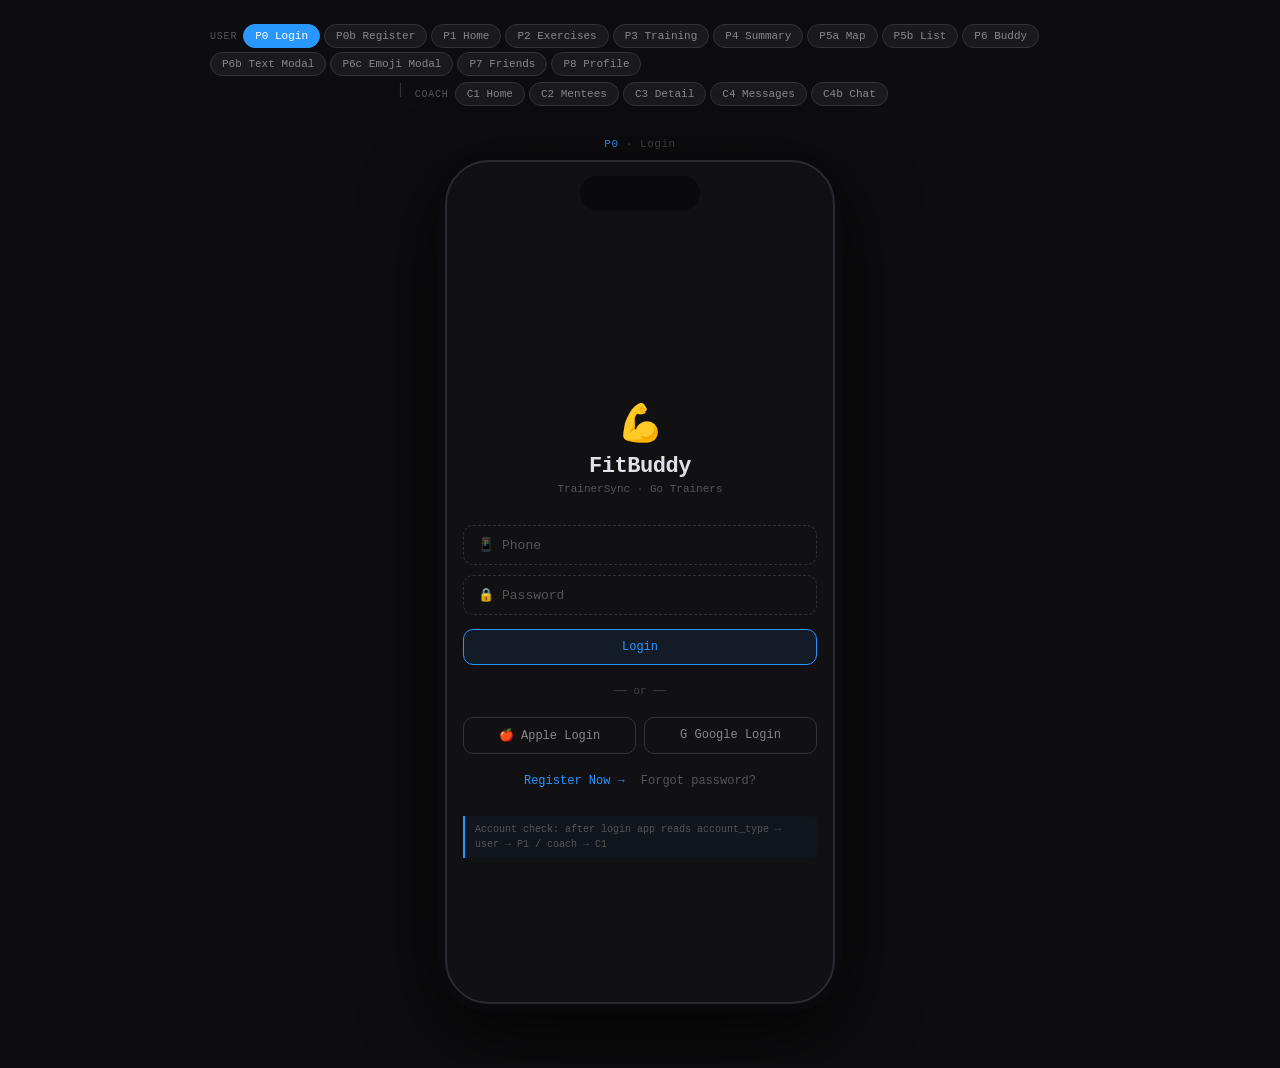
<file: assets/lowfi/LowFi-wireframe.html>
<!DOCTYPE html>
<html lang="en">
<head>
<meta charset="UTF-8">
<meta name="viewport" content="width=device-width, initial-scale=1.0">
<title>TrainerSync · Wireframes v2</title>
<style>
*{box-sizing:border-box;margin:0;padding:0}
body{font-family:'SF Mono','Fira Code',Consolas,monospace;background:#0d0d0f;color:#c8c8d0;min-height:100vh;padding:24px 16px 60px}

/* ── PAGE SWITCHER ─────────────────────────────────────── */
.switcher{display:flex;flex-wrap:wrap;gap:6px;justify-content:center;margin-bottom:32px;max-width:860px;margin-left:auto;margin-right:auto}
.sw-group{display:flex;flex-wrap:wrap;gap:4px;align-items:center}
.sw-label{font-size:10px;color:#555;margin-right:2px;text-transform:uppercase;letter-spacing:.08em}
.sw-btn{font-family:inherit;font-size:11px;padding:5px 11px;border-radius:20px;border:1px solid #333;background:#1a1a1e;color:#888;cursor:pointer;transition:all .15s}
.sw-btn:hover{border-color:#555;color:#bbb}
.sw-btn.active{background:#2997ff;border-color:#2997ff;color:#fff}
.sw-btn.coach-btn.active{background:#bf5af2;border-color:#bf5af2}
.sep{color:#333;margin:0 4px;font-size:14px}

/* ── PHONE FRAME ───────────────────────────────────────── */
.stage{display:flex;justify-content:center}
.phone{width:390px;min-height:844px;background:#111114;border:2px solid #2a2a30;border-radius:44px;overflow:hidden;position:relative;box-shadow:0 0 0 8px #0a0a0d,0 24px 80px rgba(0,0,0,.8);display:flex;flex-direction:column}
/* dynamic island */
.island{width:120px;height:34px;background:#0a0a0d;border-radius:22px;margin:14px auto 0;flex-shrink:0}

/* ── SCREEN ────────────────────────────────────────────── */
.screen{flex:1;overflow-y:auto;overflow-x:hidden;display:flex;flex-direction:column;padding-bottom:0}
.screen::-webkit-scrollbar{width:0}

/* page visibility */
.page{display:none;flex-direction:column;flex:1}
.page.active{display:flex}

/* ── SHARED COMPONENTS ─────────────────────────────────── */

/* status bar */
.sbar{display:flex;justify-content:space-between;align-items:center;padding:8px 20px 4px;font-size:10px;color:#555;flex-shrink:0}

/* header bar */
.hbar{display:flex;align-items:center;justify-content:space-between;padding:10px 20px;border-bottom:1px solid #1e1e24;flex-shrink:0}
.hbar-title{font-size:15px;font-weight:600;color:#e0e0e8}
.hbar-back{font-size:12px;color:#2997ff;cursor:pointer}
.hbar-actions{display:flex;gap:10px;align-items:center}
.hbar-icon{font-size:16px;cursor:pointer;position:relative}
.badge{position:absolute;top:-4px;right:-4px;background:#ff453a;color:#fff;font-size:8px;border-radius:8px;padding:1px 4px;font-weight:700}

/* content scroll area */
.content{flex:1;overflow-y:auto;padding:12px 16px;display:flex;flex-direction:column;gap:10px}
.content::-webkit-scrollbar{width:0}

/* bottom nav */
.bnav{display:flex;border-top:1px solid #1e1e24;flex-shrink:0;padding-bottom:20px}
.bnav-item{flex:1;display:flex;flex-direction:column;align-items:center;padding:10px 4px 4px;font-size:9px;color:#555;cursor:pointer;gap:3px;transition:color .15s}
.bnav-item .icon{font-size:20px}
.bnav-item.active{color:#2997ff}
.bnav-item.active.coach{color:#bf5af2}

/* cards */
.wcard{background:#1a1a1e;border:1px solid #242428;border-radius:14px;padding:14px}
.wcard-title{font-size:11px;font-weight:600;color:#888;text-transform:uppercase;letter-spacing:.06em;margin-bottom:10px}

/* rows */
.row{display:flex;align-items:center;gap:8px}
.row-between{display:flex;align-items:center;justify-content:space-between}

/* wireframe input */
.w-input{border:1px dashed #333;border-radius:10px;padding:11px 14px;font-size:13px;color:#555;display:flex;align-items:center;gap:8px}

/* wireframe button */
.w-btn{border:1px solid #333;border-radius:10px;padding:10px 14px;font-size:12px;text-align:center;cursor:pointer;color:#888}
.w-btn.primary{border-color:#2997ff;color:#2997ff;background:rgba(41,151,255,.08)}
.w-btn.success{border-color:#30d158;color:#30d158;background:rgba(48,209,88,.08)}
.w-btn.warn{border-color:#ff9f0a;color:#ff9f0a;background:rgba(255,159,10,.08)}
.w-btn.purple{border-color:#bf5af2;color:#bf5af2;background:rgba(191,90,242,.08)}
.w-btn.sm{padding:6px 10px;font-size:11px;border-radius:8px}
.w-btn.full{width:100%}
.btn-row{display:flex;gap:8px}
.btn-row .w-btn{flex:1}

/* image placeholder */
.img-ph{background:#1e1e24;border:1px dashed #2a2a32;border-radius:10px;display:flex;align-items:center;justify-content:center;color:#3a3a44;font-size:11px;flex-shrink:0}

/* chips */
.chips{display:flex;flex-wrap:wrap;gap:6px}
.chip{border:1px solid #2e2e36;border-radius:20px;padding:4px 12px;font-size:11px;color:#666;white-space:nowrap}
.chip.on{color:#2997ff;border-color:#2997ff;background:rgba(41,151,255,.1)}
.chip.muscle{color:#2997ff;border-color:rgba(41,151,255,.4)}
.chip.equip{color:#ff9f0a;border-color:rgba(255,159,10,.4)}
.chip.move{color:#30d158;border-color:rgba(48,209,88,.4)}
.chip.level{color:#bf5af2;border-color:rgba(191,90,242,.4)}

/* list item */
.list-item{background:#1a1a1e;border:1px solid #242428;border-radius:12px;padding:12px}

/* user avatar */
.avatar{width:38px;height:38px;border-radius:50%;background:#2a2a32;display:flex;align-items:center;justify-content:center;font-size:18px;flex-shrink:0}
.avatar.lg{width:56px;height:56px;font-size:26px}

/* hr zone dots */
.zone-dot{width:8px;height:8px;border-radius:50%;display:inline-block;margin-right:3px}
.z-blue{background:#2997ff}
.z-green{background:#30d158}
.z-red{background:#ff453a}

/* kpi grid */
.kpi-grid{display:grid;grid-template-columns:1fr 1fr;gap:8px}
.kpi-box{background:#111116;border-radius:10px;padding:12px;display:flex;flex-direction:column;gap:4px}
.kpi-label{font-size:10px;color:#555}
.kpi-val{font-size:18px;font-weight:600;color:#e0e0e8}

/* hr ring wireframe */
.hr-ring-wrap{display:flex;align-items:center;gap:12px}
.hr-ring{width:74px;height:74px;border-radius:50%;border:6px solid #242428;display:flex;align-items:center;justify-content:center;flex-shrink:0;position:relative}
.hr-ring::before{content:'';position:absolute;inset:-6px;border-radius:50%;border:6px solid transparent;border-top-color:#30d158;border-right-color:#30d158}
.hr-num{font-size:18px;font-weight:700;color:#30d158}

/* mini chart */
.mini-chart{border:1px dashed #2a2a32;border-radius:8px;height:50px;display:flex;align-items:center;justify-content:center;font-size:10px;color:#3a3a44}

/* set dots */
.set-dots{display:flex;gap:6px;align-items:center}
.sdot{width:12px;height:12px;border-radius:50%;background:#2a2a32;border:1.5px solid #3a3a44}
.sdot.done{background:#30d158;border-color:#30d158}
.sdot.cur{background:transparent;border:2px solid #30d158;box-shadow:0 0 6px rgba(48,209,88,.5)}

/* circle timer wireframe */
.c-timer{width:80px;height:80px;border-radius:50%;border:5px solid #2a2a32;display:flex;align-items:center;justify-content:center;font-size:11px;color:#888;flex-shrink:0;position:relative}
.c-timer::before{content:'';position:absolute;inset:-5px;border-radius:50%;border:5px solid transparent;border-top-color:#2997ff;border-right-color:#2997ff;transform:rotate(45deg)}

/* interaction btns */
.int-btns{display:flex;gap:6px}
.int-btn{width:32px;height:32px;border-radius:50%;border:1px solid #2e2e36;display:flex;align-items:center;justify-content:center;font-size:14px;cursor:pointer}

/* map placeholder */
.map-ph{background:#111116;border:1px dashed #2a2a32;border-radius:12px;height:180px;position:relative;display:flex;align-items:center;justify-content:center;overflow:hidden}
.map-pin{position:absolute;font-size:14px}
.map-legend{display:flex;gap:8px;flex-wrap:wrap;padding:8px;font-size:10px;color:#555}

/* tab switcher (in-page) */
.tab-row{display:flex;background:#111116;border-radius:10px;padding:3px;gap:2px;margin-bottom:8px}
.tab-pill{flex:1;text-align:center;padding:7px;border-radius:8px;font-size:11px;color:#555;cursor:pointer}
.tab-pill.active{background:#1e1e28;color:#e0e0e8}

/* annotation */
.annot{border-left:2px solid #2997ff;padding:6px 10px;font-size:10px;color:#555;line-height:1.5;border-radius:0 6px 6px 0;background:rgba(41,151,255,.04)}
.annot.green{border-left-color:#30d158;background:rgba(48,209,88,.04)}
.annot.orange{border-left-color:#ff9f0a;background:rgba(255,159,10,.04)}

/* divider */
.divider{height:1px;background:#1e1e24;margin:2px 0}

/* muted text */
.muted{font-size:11px;color:#555}
.label-sm{font-size:10px;color:#555;margin-bottom:4px}
.t-green{color:#30d158}
.t-blue{color:#2997ff}
.t-red{color:#ff453a}
.t-orange{color:#ff9f0a}
.t-purple{color:#bf5af2}
.fw6{font-weight:600}
.fs13{font-size:13px}
.fs12{font-size:12px}
.fs11{font-size:11px}

/* breadcrumb annotation above phone */
.page-label{text-align:center;margin-bottom:10px;font-size:11px;color:#444;letter-spacing:.05em}
.page-label span{color:#2997ff}

/* training header (no nav) */
.train-hbar{padding:10px 16px;border-bottom:1px solid #1e1e24;flex-shrink:0}
.train-hbar-top{display:flex;align-items:center;justify-content:space-between;margin-bottom:2px}
.train-hbar-sub{font-size:11px;color:#555;display:flex;gap:8px}

/* emoji grid */
.emoji-grid{display:grid;grid-template-columns:repeat(5,1fr);gap:6px}
.emoji-cell{border:1px solid #2a2a32;border-radius:8px;height:40px;display:flex;align-items:center;justify-content:center;font-size:18px;cursor:pointer}

/* modal overlay */
.modal-overlay{position:relative;background:rgba(0,0,0,.7);border-radius:12px;padding:12px;margin:-2px}
.modal-box{background:#1a1a1e;border:1px solid #2e2e36;border-radius:16px;padding:16px}

/* chat bubbles */
.bubble-right{background:#2997ff;color:#fff;border-radius:14px 14px 4px 14px;padding:9px 13px;font-size:12px;align-self:flex-end;max-width:220px}
.bubble-left{background:#1e1e28;border:1px solid #2a2a32;border-radius:14px 14px 14px 4px;padding:9px 13px;font-size:12px;max-width:220px}
.bubble-time{font-size:9px;color:#444;margin-top:3px}

/* slider wireframe */
.w-slider{display:flex;align-items:center;gap:8px;font-size:10px;color:#555}
.slider-track{flex:1;height:4px;background:#2a2a32;border-radius:2px;position:relative}
.slider-thumb{position:absolute;top:-5px;left:55%;width:14px;height:14px;border-radius:50%;background:#2997ff;border:2px solid #111}

/* coach accent */
.coach-accent{color:#bf5af2}

/* progress bar */
.prog-bar{height:4px;background:#1e1e24;border-radius:2px;overflow:hidden;margin-top:4px}
.prog-fill{height:100%;background:#2997ff;border-radius:2px}
</style>
</head>
<body>

<!-- ══════════════════════════════════════════════════════════
     PAGE SWITCHER
══════════════════════════════════════════════════════════ -->
<div class="switcher">
  <div class="sw-group">
    <span class="sw-label">User</span>
    <button class="sw-btn active" onclick="go('p0')">P0 Login</button>
    <button class="sw-btn" onclick="go('p0b')">P0b Register</button>
    <button class="sw-btn" onclick="go('p1')">P1 Home</button>
    <button class="sw-btn" onclick="go('p2')">P2 Exercises</button>
    <button class="sw-btn" onclick="go('p3')">P3 Training</button>
    <button class="sw-btn" onclick="go('p4')">P4 Summary</button>
    <button class="sw-btn" onclick="go('p5a')">P5a Map</button>
    <button class="sw-btn" onclick="go('p5b')">P5b List</button>
    <button class="sw-btn" onclick="go('p6')">P6 Buddy</button>
    <button class="sw-btn" onclick="go('p6b')">P6b Text Modal</button>
    <button class="sw-btn" onclick="go('p6c')">P6c Emoji Modal</button>
    <button class="sw-btn" onclick="go('p7')">P7 Friends</button>
    <button class="sw-btn" onclick="go('p8')">P8 Profile</button>
  </div>
  <span class="sep">|</span>
  <div class="sw-group">
    <span class="sw-label">Coach</span>
    <button class="sw-btn coach-btn" onclick="go('c1')">C1 Home</button>
    <button class="sw-btn coach-btn" onclick="go('c2')">C2 Mentees</button>
    <button class="sw-btn coach-btn" onclick="go('c3')">C3 Detail</button>
    <button class="sw-btn coach-btn" onclick="go('c4')">C4 Messages</button>
    <button class="sw-btn coach-btn" onclick="go('c4b')">C4b Chat</button>
  </div>
</div>

<!-- ══════════════════════════════════════════════════════════
     PHONE FRAME
══════════════════════════════════════════════════════════ -->
<div class="page-label" id="pageLabel"><span>P0</span> · Login</div>
<div class="stage">
<div class="phone">
  <div class="island"></div>
  <div class="screen" id="screen">

    <!-- ═══ P0 · LOGIN ═══════════════════════════════════════ -->
    <div class="page active" id="p0">
      <div class="content" style="justify-content:center;flex:1;gap:20px;padding-top:40px">
        <div style="text-align:center;padding:20px 0 10px">
          <div style="font-size:36px;margin-bottom:8px">💪</div>
          <div style="font-size:22px;font-weight:700;color:#e0e0e8;letter-spacing:-.02em">FitBuddy</div>
          <div class="muted" style="margin-top:4px">TrainerSync · Go Trainers</div>
        </div>

        <div style="display:flex;flex-direction:column;gap:10px">
          <div class="w-input"><span>📱</span> Phone</div>
          <div class="w-input"><span>🔒</span> Password</div>
          <div class="w-btn primary full" style="margin-top:4px">Login</div>
        </div>

        <div style="text-align:center;font-size:11px;color:#444">── or ──</div>

        <div class="btn-row">
          <div class="w-btn full">🍎 Apple Login</div>
          <div class="w-btn full">G Google Login</div>
        </div>

        <div style="text-align:center;font-size:12px;color:#555;display:flex;gap:16px;justify-content:center">
          <span class="t-blue">Register Now →</span>
          <span>Forgot password?</span>
        </div>

        <div class="annot" style="margin-top:8px">Account check: after login app reads account_type → user → P1 / coach → C1</div>
      </div>
    </div>

    <!-- ═══ P0b · REGISTER ════════════════════════════════════ -->
    <div class="page" id="p0b">
      <div class="hbar">
        <span class="hbar-back">← Back</span>
        <span class="hbar-title">Create Account</span>
        <span></span>
      </div>
      <div class="content" style="gap:10px">
        <div class="w-input"><span>👤</span> Nickname</div>
        <div class="w-input"><span>📱</span> Phone</div>
        <div class="w-input"><span>🔒</span> Password</div>
        <div class="w-input"><span>🔒</span> Confirm Password</div>

        <div class="row" style="gap:10px">
          <div style="flex:1">
            <div class="label-sm">Height</div>
            <div class="w-input">175 cm</div>
          </div>
          <div style="flex:1">
            <div class="label-sm">Weight</div>
            <div class="w-input">70 kg</div>
          </div>
        </div>

        <div>
          <div class="label-sm">Training level</div>
          <div class="btn-row" style="margin-top:4px">
            <div class="w-btn sm on" style="border-color:#2997ff;color:#2997ff">Beginner</div>
            <div class="w-btn sm">Intermediate</div>
            <div class="w-btn sm">Advanced</div>
          </div>
        </div>

        <div class="w-btn primary full" style="margin-top:8px">Register</div>
      </div>
    </div>

    <!-- ═══ P1 · HOME ══════════════════════════════════════════ -->
    <div class="page" id="p1">
      <div class="hbar">
        <span style="font-size:15px;font-weight:700;color:#e0e0e8">💪 FitBuddy</span>
        <div class="hbar-actions">
          <div class="hbar-icon">🔔<span class="badge">2</span></div>
          <div class="hbar-icon">👤</div>
        </div>
      </div>
      <div class="content">
        <!-- Quick Start -->
        <div class="wcard">
          <div class="wcard-title">Quick Start</div>
          <div class="w-btn primary full">▶ Start New Session</div>
          <div class="muted" style="margin-top:10px;margin-bottom:6px">Recent</div>
          <div class="row" style="gap:6px">
            <div class="list-item" style="flex:1;padding:8px;text-align:center">
              <div style="font-size:11px;color:#888">Barbell Bench Press</div>
              <div style="font-size:10px;color:#555">2d ago</div>
            </div>
            <div class="list-item" style="flex:1;padding:8px;text-align:center">
              <div style="font-size:11px;color:#888">Squat</div>
              <div style="font-size:10px;color:#555">2d ago</div>
            </div>
            <div class="list-item" style="flex:1;padding:8px;text-align:center">
              <div style="font-size:11px;color:#888">Row</div>
              <div style="font-size:10px;color:#555">3d ago</div>
            </div>
          </div>
        </div>

        <!-- Today Stats -->
        <div class="wcard">
          <div class="wcard-title">Today's Stats</div>
          <div class="kpi-grid">
            <div class="kpi-box"><div class="kpi-label">Training Time</div><div class="kpi-val">45 min</div></div>
            <div class="kpi-box"><div class="kpi-label">Exercises Completed</div><div class="kpi-val">8</div></div>
            <div class="kpi-box"><div class="kpi-label">Avg HR</div><div class="kpi-val t-green">138 bpm</div></div>
            <div class="kpi-box"><div class="kpi-label">This Week</div><div class="kpi-val">5 sessions</div></div>
          </div>
        </div>

        <!-- Nearby Buddies -->
        <div class="wcard">
          <div class="row-between" style="margin-bottom:8px">
            <div class="wcard-title" style="margin-bottom:0">Nearby Buddies</div>
            <span class="t-blue fs11">View Map →</span>
          </div>
          <div class="muted" style="margin-bottom:8px">📍 3 nearby buddies training</div>
          <div style="display:flex;flex-direction:column;gap:6px">
            <div class="row">
              <div class="avatar">👤</div>
              <div><div class="fs12">Ming <span class="muted">5m</span></div><div class="fs11 t-green">💚 Bench Press</div></div>
            </div>
            <div class="row">
              <div class="avatar">👤</div>
              <div><div class="fs12">Hong <span class="muted">12m</span></div><div class="fs11 t-green">💚 Squat</div></div>
            </div>
          </div>
        </div>

        <!-- History -->
        <div class="wcard">
          <div class="row-between" style="margin-bottom:8px">
            <div class="wcard-title" style="margin-bottom:0">History Sessions</div>
            <span class="t-blue fs11">View all →</span>
          </div>
          <div style="display:flex;flex-direction:column;gap:6px">
            <div class="list-item fs12">📅 2024-01-15 · 45min · Chest · <span class="t-green">142bpm</span> →</div>
            <div class="list-item fs12">📅 2024-01-13 · 52min · Legs · <span class="t-red">155bpm</span> →</div>
          </div>
        </div>
      </div>
      <div class="bnav">
        <div class="bnav-item active"><div class="icon">🏠</div>Home</div>
        <div class="bnav-item" onclick="go('p2')"><div class="icon">🔍</div>Exercises</div>
        <div class="bnav-item" onclick="go('p3')"><div class="icon">🏋️</div>Training</div>
        <div class="bnav-item" onclick="go('p5a')"><div class="icon">👥</div>Buddies</div>
      </div>
    </div>

    <!-- ═══ P2 · EXERCISE SELECTOR ════════════════════════════ -->
    <div class="page" id="p2">
      <div class="hbar">
        <span class="hbar-back">← Back</span>
        <span class="hbar-title">Select Exercise</span>
        <span></span>
      </div>
      <div class="content">
        <!-- Search -->
        <div class="w-input"><span>🔍</span> Search exercise...</div>

        <!-- Filters -->
        <div class="wcard">
          <div class="wcard-title">Filters</div>

          <div class="label-sm">Primary Muscle</div>
          <div class="chips" style="margin-bottom:10px">
            <div class="chip muscle on">Chest</div>
            <div class="chip muscle">Back</div>
            <div class="chip muscle">Shoulders</div>
            <div class="chip muscle">Legs</div>
            <div class="chip muscle">Arms</div>
            <div class="chip muscle">Core</div>
          </div>

          <div class="label-sm">Equipment</div>
          <div class="chips" style="margin-bottom:10px">
            <div class="chip equip">Free Weights</div>
            <div class="chip equip on">Cables</div>
            <div class="chip equip">Machines</div>
            <div class="chip equip">Assisted</div>
          </div>

          <div class="label-sm">Movement Type</div>
          <div class="chips" style="margin-bottom:10px">
            <div class="chip move">Push</div>
            <div class="chip move">Pull</div>
            <div class="chip move">Squat</div>
            <div class="chip move">Hinge</div>
            <div class="chip move">Fly</div>
            <div class="chip move">Rotation</div>
          </div>

          <div class="label-sm">Difficulty</div>
          <div class="chips" style="margin-bottom:10px">
            <div class="chip level on">Beginner</div>
            <div class="chip level">Intermediate</div>
            <div class="chip level">Advanced</div>
          </div>

          <div class="w-btn sm" style="width:fit-content;margin:0 auto">Reset all filters</div>
        </div>

        <!-- Results -->
        <div class="wcard">
          <div class="wcard-title">Results (12)</div>
          <div style="display:grid;grid-template-columns:1fr 1fr;gap:8px">
            <!-- card 1 -->
            <div class="list-item" style="padding:8px">
              <div class="img-ph" style="height:72px;margin-bottom:6px">image</div>
              <div style="font-size:12px;font-weight:600;color:#c8c8d0">Barbell Bench Press</div>
              <div style="font-size:10px;color:#888">Bench Press</div>
              <div style="font-size:10px;color:#555;margin-top:3px">🎯Chest &nbsp;🏋️Barbell</div>
            </div>
            <!-- card 2 -->
            <div class="list-item" style="padding:8px">
              <div class="img-ph" style="height:72px;margin-bottom:6px">image</div>
              <div style="font-size:12px;font-weight:600;color:#c8c8d0">DB Fly</div>
              <div style="font-size:10px;color:#888">DB Fly</div>
              <div style="font-size:10px;color:#555;margin-top:3px">🎯Chest &nbsp;🏋️Dumbbell</div>
            </div>
            <!-- card 3 selected -->
            <div class="list-item" style="padding:8px;border-color:#2997ff;background:rgba(41,151,255,.05)">
              <div class="img-ph" style="height:72px;margin-bottom:6px;border-color:#2997ff">image</div>
              <div style="font-size:10px;color:#2997ff;text-align:center;margin-bottom:2px">◀ SELECTED ▶</div>
              <div style="font-size:12px;font-weight:600;color:#2997ff">Incline Bench Press</div>
              <div style="font-size:10px;color:#888">Incline Press</div>
              <div style="font-size:10px;color:#555;margin-top:3px">🎯Chest &nbsp;🏋️Barbell</div>
            </div>
            <!-- card 4 -->
            <div class="list-item" style="padding:8px">
              <div class="img-ph" style="height:72px;margin-bottom:6px">image</div>
              <div style="font-size:12px;font-weight:600;color:#c8c8d0">Cable Fly</div>
              <div style="font-size:10px;color:#888">Cable Fly</div>
              <div style="font-size:10px;color:#555;margin-top:3px">🎯Chest &nbsp;🏋️Cables</div>
            </div>
          </div>
          <div class="muted" style="text-align:center;margin-top:8px">↓ Scroll for more</div>
        </div>

        <!-- Action -->
        <div class="w-btn primary full">▶ Start Training: Incline Bench Press</div>
      </div>
      <div class="bnav">
        <div class="bnav-item" onclick="go('p1')"><div class="icon">🏠</div>Home</div>
        <div class="bnav-item active"><div class="icon">🔍</div>Exercises</div>
        <div class="bnav-item" onclick="go('p3')"><div class="icon">🏋️</div>Training</div>
        <div class="bnav-item" onclick="go('p5a')"><div class="icon">👥</div>Buddies</div>
      </div>
    </div>

    <!-- ═══ P3 · TRAINING MODE ════════════════════════════════ -->
    <div class="page" id="p3">
      <!-- No bottom nav in training mode -->
      <div class="train-hbar">
        <div class="train-hbar-top">
          <span style="font-size:13px;color:#555">In Session</span>
          <div class="row" style="gap:12px">
            <span>⚙️</span>
            <span style="color:#ff453a">✕</span>
          </div>
        </div>
        <div style="font-size:15px;font-weight:700;color:#e0e0e8;margin:3px 0">Incline Bench Press</div>
        <div class="train-hbar-sub">
          <span class="t-green">🎯 Chest</span>
          <span>|</span>
          <span>🏋️ Barbell</span>
          <span>|</span>
          <span>Push</span>
        </div>
      </div>
      <div class="content" style="gap:10px">

        <!-- HR + Sets row -->
        <div class="row" style="gap:10px;align-items:stretch">
          <!-- Heart Rate panel -->
          <div class="wcard" style="flex:1">
            <div class="label-sm">Heart Rate <span class="t-blue">(i)</span></div>
            <div style="font-size:10px;color:#555;margin-bottom:6px">
              <span class="zone-dot z-blue"></span>💙&lt;120
              <span class="zone-dot z-green" style="margin-left:4px"></span>💚120-150
              <span class="zone-dot z-red" style="margin-left:4px"></span>❤️&gt;150
            </div>
            <div class="hr-ring-wrap">
              <div class="hr-ring"><div class="hr-num">142</div></div>
              <div>
                <div class="t-green fw6" style="font-size:13px">💚 Target Zone</div>
                <div class="muted">bpm</div>
              </div>
            </div>
            <div class="mini-chart" style="margin-top:8px">[ HR 60s trend ]</div>
            <div class="muted" style="text-align:right;margin-top:3px">-60s → now</div>
          </div>

          <!-- Set Progress panel -->
          <div class="wcard" style="flex:1">
            <div class="label-sm">Speed</div>
            <div class="w-slider" style="margin-bottom:10px">
              <span>Slow</span>
              <div class="slider-track"><div class="slider-thumb"></div></div>
              <span>Fast</span>
            </div>
            <div class="label-sm">Sets</div>
            <div class="set-dots" style="margin-bottom:10px">
              <div class="sdot done"></div>
              <div class="sdot done"></div>
              <div class="sdot cur"></div>
              <div class="sdot"></div>
              <div class="sdot"></div>
            </div>
            <div style="display:flex;flex-direction:column;align-items:center;gap:4px">
              <div class="c-timer">▶▶</div>
              <div style="font-size:11px;color:#888">22 / 30s</div>
            </div>
          </div>
        </div>

        <!-- Breathing lamp annotation -->
        <div class="annot green">
          Breathing light: 💚 120-150bpm → soft green pulse 3s/cycle (steady)<br>
          &lt;120 → blue 2s/cycle (speed up) · &gt;150 → red 4s/cycle (slow down)
        </div>

        <!-- Exercise Demo -->
        <div class="wcard">
          <div class="wcard-title">Exercise Demo</div>
          <div class="img-ph" style="height:120px;width:100%">[ Exercise demo GIF placeholder ]</div>
        </div>

        <!-- Buddy Dock -->
        <div class="wcard">
          <div class="row-between" style="margin-bottom:8px">
            <div class="wcard-title" style="margin-bottom:0">Nearby Buddies (3)</div>
            <span class="fs11 t-blue">▼ Expand</span>
          </div>
          <div style="display:flex;flex-direction:column;gap:6px">
            <div class="list-item">
              <div class="row-between">
                <div class="row"><div class="avatar" style="width:30px;height:30px;font-size:14px">👤</div><div><div class="fs12">Ming ⭐ <span class="muted">5m</span></div><div class="fs11 t-green">💚 Bench Press</div></div></div>
                <div class="int-btns"><div class="int-btn">💬</div><div class="int-btn">💪</div><div class="int-btn">🔥</div><div class="int-btn">👀</div></div>
              </div>
            </div>
            <div class="list-item">
              <div class="row-between">
                <div class="row"><div class="avatar" style="width:30px;height:30px;font-size:14px">👤</div><div><div class="fs12">Hong <span class="muted">12m</span></div><div class="fs11 t-green">💚 Squat</div></div></div>
                <div class="int-btns"><div class="int-btn">💬</div><div class="int-btn">💪</div><div class="int-btn">🔥</div><div class="int-btn">👀</div></div>
              </div>
            </div>
          </div>
          <div class="muted" style="text-align:center;margin-top:8px">View Map →</div>
        </div>

        <!-- Action buttons -->
        <div class="btn-row">
          <div class="w-btn" onclick="go('p2')">Change exercise</div>
          <div class="w-btn warn" onclick="go('p4')">End session</div>
        </div>
      </div>
    </div>

    <!-- ═══ P4 · SESSION SUMMARY ══════════════════════════════ -->
    <div class="page" id="p4">
      <div class="hbar">
        <span class="hbar-back">← Back</span>
        <span class="hbar-title">Session Summary</span>
        <span></span>
      </div>
      <div class="content">
        <!-- Session Info -->
        <div class="wcard">
          <div class="wcard-title">Session Info</div>
          <div class="muted" style="margin-bottom:8px">📅 2024-01-15 · 18:30 - 19:15</div>
          <div class="kpi-grid">
            <div class="kpi-box"><div class="kpi-label">Training Time</div><div class="kpi-val">45 min</div></div>
            <div class="kpi-box"><div class="kpi-label">Exercises Completed</div><div class="kpi-val">8</div></div>
            <div class="kpi-box"><div class="kpi-label">Avg HR</div><div class="kpi-val t-green">142 bpm</div></div>
            <div class="kpi-box"><div class="kpi-label">Intensity</div><div class="kpi-val t-green">💚 Moderate</div></div>
          </div>
        </div>

        <!-- Exercises -->
        <div class="wcard">
          <div class="wcard-title">Exercises</div>
          <div style="display:flex;flex-direction:column;gap:6px">
            <div class="list-item fs12">1. Barbell Bench Press &nbsp; 5×10 reps &nbsp; <span class="t-green">avg 145bpm</span></div>
            <div class="list-item fs12">2. Incline Bench Press &nbsp; 4×12 reps &nbsp; <span class="t-green">avg 138bpm</span></div>
            <div class="list-item fs12">3. DB Fly &nbsp; 3×15 reps &nbsp; <span class="t-green">avg 132bpm</span></div>
            <div class="muted" style="text-align:center;margin-top:4px">... more exercises ...</div>
          </div>
        </div>

        <!-- HR Chart -->
        <div class="wcard">
          <div class="wcard-title">Heart Rate Chart</div>
          <div class="mini-chart" style="height:80px">[ Session HR trend · 0-45min ]</div>
          <div class="row" style="margin-top:8px;justify-content:space-around">
            <div style="text-align:center;font-size:11px"><div class="t-blue fw6">15%</div><div class="muted">💙 Cool zone</div></div>
            <div style="text-align:center;font-size:11px"><div class="t-green fw6">70%</div><div class="muted">💚 Target zone</div></div>
            <div style="text-align:center;font-size:11px"><div class="t-red fw6">15%</div><div class="muted">❤️ Red zone</div></div>
          </div>
        </div>

        <div class="btn-row">
          <div class="w-btn">Share session</div>
          <div class="w-btn primary" onclick="go('p1')">Return Home</div>
        </div>
      </div>
    </div>

    <!-- ═══ P5a · BUDDY MAP ═══════════════════════════════════ -->
    <div class="page" id="p5a">
      <div class="hbar">
        <span style="font-size:15px;font-weight:700;color:#e0e0e8">Buddies</span>
        <div class="hbar-actions">
          <div class="hbar-icon">🔔<span class="badge">2</span></div>
          <div class="hbar-icon">🔍</div>
          <div class="hbar-icon" onclick="go('p7')">👥</div>
        </div>
      </div>
      <div class="content">
        <div class="tab-row">
          <div class="tab-pill active">🗺️ Map</div>
          <div class="tab-pill" onclick="go('p5b')">📋 List</div>
        </div>

        <!-- Map -->
        <div class="map-ph">
          <div class="map-pin" style="top:40%;left:48%">📍<span style="font-size:10px;color:#2997ff">You</span></div>
          <div class="map-pin" style="top:28%;left:22%">
            <div style="font-size:11px;background:#1a1a1e;border:1px solid #30d158;border-radius:8px;padding:3px 6px;color:#30d158">👤Ming⭐ 5m<br><span style="font-size:9px">💚Bench Press</span></div>
          </div>
          <div class="map-pin" style="top:55%;left:70%">
            <div style="font-size:11px;background:#1a1a1e;border:1px solid #30d158;border-radius:8px;padding:3px 6px;color:#30d158">👤Hong 12m<br><span style="font-size:9px">💚Squat</span></div>
          </div>
          <div class="map-pin" style="top:75%;left:40%">
            <div style="font-size:11px;background:#1a1a1e;border:1px solid #30d158;border-radius:8px;padding:3px 6px;color:#30d158">👤Gang 25m<br><span style="font-size:9px">💚Row</span></div>
          </div>
        </div>

        <!-- Map legend -->
        <div class="wcard" style="padding:8px">
          <div class="map-legend" style="padding:0">
            <span><span class="zone-dot z-blue"></span>💙 Resting</span>
            <span><span class="zone-dot z-green"></span>💚 Training</span>
            <span><span class="zone-dot z-red"></span>❤️ High intensity</span>
            <span>⭐ Friend added</span>
          </div>
        </div>

        <!-- Filter chips -->
        <div class="chips">
          <div class="chip on">All</div>
          <div class="chip">Friends</div>
          <div class="chip">Same exercise</div>
          <div class="chip">Within 10m</div>
        </div>

        <div class="annot">Tap map pin → P6 Buddy Profile</div>
      </div>
      <div class="bnav">
        <div class="bnav-item" onclick="go('p1')"><div class="icon">🏠</div>Home</div>
        <div class="bnav-item" onclick="go('p2')"><div class="icon">🔍</div>Exercises</div>
        <div class="bnav-item" onclick="go('p3')"><div class="icon">🏋️</div>Training</div>
        <div class="bnav-item active"><div class="icon">👥</div>Buddies</div>
      </div>
    </div>

    <!-- ═══ P5b · BUDDY LIST ══════════════════════════════════ -->
    <div class="page" id="p5b">
      <div class="hbar">
        <span style="font-size:15px;font-weight:700;color:#e0e0e8">Buddies</span>
        <div class="hbar-actions">
          <div class="hbar-icon">🔔<span class="badge">2</span></div>
          <div class="hbar-icon">🔍</div>
          <div class="hbar-icon" onclick="go('p7')">👥</div>
        </div>
      </div>
      <div class="content">
        <div class="tab-row">
          <div class="tab-pill" onclick="go('p5a')">🗺️ Map</div>
          <div class="tab-pill active">📋 List</div>
        </div>

        <!-- Filter chips -->
        <div class="chips">
          <div class="chip on">All</div>
          <div class="chip">Friends</div>
          <div class="chip">Same exercise</div>
          <div class="chip">Within 10m</div>
        </div>

        <!-- List -->
        <div style="display:flex;flex-direction:column;gap:8px">
          <div class="list-item" onclick="go('p6')" style="cursor:pointer">
            <div class="row-between" style="margin-bottom:8px">
              <div class="row"><div class="avatar">👤</div><div><div class="fs13 fw6">Ming ⭐</div><div class="fs11"><span class="muted">5m</span> &nbsp;<span class="t-green">💚</span> &nbsp;Barbell Bench Press 3/5</div></div></div>
            </div>
            <div class="int-btns"><div class="int-btn">💬</div><div class="int-btn">💪</div><div class="int-btn">🔥</div><div class="int-btn">👀</div></div>
          </div>
          <div class="list-item">
            <div class="row-between" style="margin-bottom:8px">
              <div class="row"><div class="avatar">👤</div><div><div class="fs13 fw6">Hong</div><div class="fs11"><span class="muted">12m</span> &nbsp;<span class="t-green">💚</span> &nbsp;Squat 2/4</div></div></div>
            </div>
            <div class="int-btns"><div class="int-btn">💬</div><div class="int-btn">💪</div><div class="int-btn">🔥</div><div class="int-btn">👀</div></div>
          </div>
          <div class="list-item">
            <div class="row-between" style="margin-bottom:8px">
              <div class="row"><div class="avatar">👤</div><div><div class="fs13 fw6">Gang</div><div class="fs11"><span class="muted">25m</span> &nbsp;<span class="t-green">💚</span> &nbsp;Row 1/3</div></div></div>
            </div>
            <div class="int-btns"><div class="int-btn">💬</div><div class="int-btn">💪</div><div class="int-btn">🔥</div><div class="int-btn">👀</div></div>
          </div>
        </div>

        <div class="annot">Tap interaction buttons to send instantly<br>Long press → P6b/P6c preview modal</div>
      </div>
      <div class="bnav">
        <div class="bnav-item" onclick="go('p1')"><div class="icon">🏠</div>Home</div>
        <div class="bnav-item" onclick="go('p2')"><div class="icon">🔍</div>Exercises</div>
        <div class="bnav-item" onclick="go('p3')"><div class="icon">🏋️</div>Training</div>
        <div class="bnav-item active"><div class="icon">👥</div>Buddies</div>
      </div>
    </div>

    <!-- ═══ P6 · BUDDY PROFILE ════════════════════════════════ -->
    <div class="page" id="p6">
      <div class="hbar">
        <span class="hbar-back">← Back</span>
        <span class="hbar-title">Buddy Profile</span>
        <span></span>
      </div>
      <div class="content">
        <!-- Profile -->
        <div class="wcard">
          <div class="row" style="gap:14px">
            <div class="avatar lg">👤</div>
            <div style="flex:1">
              <div style="font-size:17px;font-weight:700;color:#e0e0e8">Ming</div>
              <div class="fs11 muted">📍 5m away &nbsp; <span class="t-green">💚 Training</span></div>
              <div class="w-btn primary sm" style="width:fit-content;margin-top:8px">+ Add Friend</div>
            </div>
          </div>
        </div>

        <!-- Now -->
        <div class="wcard">
          <div class="wcard-title">Now</div>
          <div class="row" style="gap:8px;flex-wrap:wrap">
            <div class="kpi-box" style="flex:1"><div class="kpi-label">Exercise</div><div style="font-size:13px;color:#e0e0e8;font-weight:600">Barbell Bench Press</div></div>
            <div class="kpi-box" style="flex:1"><div class="kpi-label">Progress</div><div style="font-size:13px;color:#e0e0e8;font-weight:600">3/5 sets</div></div>
            <div class="kpi-box" style="flex:1"><div class="kpi-label">Heart Rate</div><div style="font-size:13px;font-weight:600" class="t-green">💚 Target zone</div></div>
            <div class="kpi-box" style="flex:1"><div class="kpi-label">Duration</div><div style="font-size:13px;color:#e0e0e8;font-weight:600">18min</div></div>
          </div>
        </div>

        <!-- Encouragement -->
        <div class="wcard">
          <div class="wcard-title">Cheer them on <span class="muted">Long press to preview</span></div>
          <div style="display:grid;grid-template-columns:1fr 1fr;gap:6px">
            <div class="w-btn sm">Go for it! 💪</div>
            <div class="w-btn sm">You got this! 🙌</div>
            <div class="w-btn sm">One more set! 🔥</div>
            <div class="w-btn sm">Keep the pace! ⏱️</div>
            <div class="w-btn sm">Push through! ⚡</div>
            <div class="w-btn sm">Almost there! 🎯</div>
            <div class="w-btn sm">Form is solid! ✅</div>
            <div class="w-btn sm">Nice work! 🏆</div>
            <div class="w-btn sm">Stay strong! 😤</div>
            <div class="w-btn sm">So strong! 😎</div>
          </div>
          <div class="muted" style="text-align:center;margin-top:6px">↓ Scroll for more</div>
        </div>

        <!-- Emoji bomb -->
        <div class="wcard">
          <div class="wcard-title">Send emoji <span class="muted">Long press to preview</span></div>
          <div class="emoji-grid">
            <div class="emoji-cell">💪</div><div class="emoji-cell">🔥</div><div class="emoji-cell">👍</div><div class="emoji-cell">⚡</div><div class="emoji-cell">🎉</div>
            <div class="emoji-cell">😤</div><div class="emoji-cell">🏆</div><div class="emoji-cell">💯</div><div class="emoji-cell">🚀</div><div class="emoji-cell">😎</div>
            <div class="emoji-cell">🙌</div><div class="emoji-cell">❤️</div><div class="emoji-cell">😂</div><div class="emoji-cell">👀</div><div class="emoji-cell">🎯</div>
          </div>
          <div class="muted" style="text-align:center;margin-top:6px">↓ Scroll for more</div>
        </div>

        <!-- Stats -->
        <div class="wcard">
          <div class="wcard-title">Stats</div>
          <div class="muted">This week: 5 sessions &nbsp;·&nbsp; Frequent: Bench / Squat / Deadlift</div>
        </div>
      </div>
    </div>

    <!-- ═══ P6b · LONG-PRESS TEXT MODAL ══════════════════════ -->
    <div class="page" id="p6b">
      <div class="hbar">
        <span class="hbar-back">← Back</span>
        <span class="hbar-title">Interaction Preview</span>
        <span></span>
      </div>
      <div class="content">
        <div class="annot orange" style="margin-bottom:4px">Long press triggered: [ Go for it! 💪 ] · recipient sees a toast on P3</div>

        <!-- Preview simulation -->
        <div class="wcard" style="background:#0a0a0d;border-color:#2a2a32">
          <div class="wcard-title" style="color:#555">Preview — Recipient Training Screen</div>
          <!-- mini training header -->
          <div style="border-bottom:1px solid #1e1e24;padding-bottom:8px;margin-bottom:10px">
            <div class="row-between">
              <span class="fs12 muted">Training</span>
              <div class="row" style="gap:10px;font-size:12px"><span>⚙️</span><span style="color:#ff453a">✕</span></div>
            </div>
          </div>
          <!-- toast -->
          <div style="background:#1e1e28;border:1px solid #30d158;border-radius:10px;padding:10px;margin-bottom:10px;display:flex;justify-content:space-between;align-items:center">
            <span class="fs12">💪 Ming: <span class="t-green">"Go for it! 💪"</span></span>
            <span style="color:#555;font-size:12px">✕</span>
          </div>
          <div class="muted" style="text-align:center;margin-bottom:10px">Toast appears at top and disappears after 5s</div>
          <!-- mini exercise card -->
          <div style="font-size:12px;color:#888;margin-bottom:4px">Incline Press</div>
          <div class="row" style="gap:8px">
            <div class="mini-chart" style="flex:1;height:36px">142 bpm</div>
            <div class="set-dots" style="flex:1">
              <div class="sdot done"></div><div class="sdot done"></div><div class="sdot cur"></div><div class="sdot"></div><div class="sdot"></div>
            </div>
          </div>
        </div>

        <div class="btn-row" style="margin-top:8px">
          <div class="w-btn" onclick="go('p6')">Cancel</div>
          <div class="w-btn success">Send 💪</div>
        </div>
      </div>
    </div>

    <!-- ═══ P6c · LONG-PRESS EMOJI MODAL ════════════════════ -->
    <div class="page" id="p6c">
      <div class="hbar">
        <span class="hbar-back">← Back</span>
        <span class="hbar-title">Interaction Preview</span>
        <span></span>
      </div>
      <div class="content">
        <div class="annot orange" style="margin-bottom:4px">Long press triggered: [ 🔥 ] · sends fullscreen emoji burst for 3s</div>

        <!-- Preview simulation -->
        <div class="wcard" style="background:#0a0a0d;border-color:#2a2a32">
          <div class="wcard-title" style="color:#555">Preview — Recipient Training Screen (Fullscreen)</div>
          <div style="border-bottom:1px solid #1e1e24;padding-bottom:8px;margin-bottom:10px">
            <div class="row-between">
              <span class="fs12 muted">Training</span>
              <div class="row" style="gap:10px;font-size:12px"><span>⚙️</span><span style="color:#ff453a">✕</span></div>
            </div>
          </div>
          <!-- emoji bomb visual -->
          <div style="background:#0d0d0f;border-radius:10px;padding:16px;text-align:center">
            <div style="font-size:28px;line-height:1.8;letter-spacing:6px">🔥🔥🔥🔥🔥</div>
            <div style="font-size:28px;line-height:1.8">🔥&nbsp;&nbsp;&nbsp;&nbsp;&nbsp;&nbsp;&nbsp;&nbsp;&nbsp;&nbsp;&nbsp;&nbsp;&nbsp;&nbsp;🔥</div>
            <div style="font-size:14px;color:#ff9f0a;padding:8px 0;font-weight:600">From Ming</div>
            <div style="font-size:28px;line-height:1.8">🔥&nbsp;&nbsp;&nbsp;&nbsp;&nbsp;&nbsp;&nbsp;&nbsp;&nbsp;&nbsp;&nbsp;&nbsp;&nbsp;&nbsp;🔥</div>
            <div style="font-size:28px;line-height:1.8;letter-spacing:6px">🔥🔥🔥🔥🔥</div>
          </div>
          <div class="muted" style="text-align:center;margin-top:8px">Covers screen, disappears after 3s</div>
        </div>

        <div class="btn-row" style="margin-top:8px">
          <div class="w-btn" onclick="go('p6')">Cancel</div>
          <div class="w-btn warn">Send 🔥</div>
        </div>
      </div>
    </div>

    <!-- ═══ P7 · FRIENDS LIST ═════════════════════════════════ -->
    <div class="page" id="p7">
      <div class="hbar">
        <span class="hbar-back">← Back</span>
        <span class="hbar-title">Friends</span>
        <div class="hbar-icon">🔍</div>
      </div>
      <div class="content">
        <!-- Friend requests -->
        <div class="wcard">
          <div class="wcard-title">Friend Requests (2)</div>
          <div style="display:flex;flex-direction:column;gap:8px">
            <div class="list-item">
              <div class="row-between">
                <div class="row"><div class="avatar">👤</div><div><div class="fs13 fw6">Zhang</div><div class="fs11 muted">"Let’s train together!"</div></div></div>
              </div>
              <div class="btn-row" style="margin-top:8px">
                <div class="w-btn success sm">✅ Accept</div>
                <div class="w-btn sm">❌ Decline</div>
              </div>
            </div>
            <div class="list-item">
              <div class="row-between">
                <div class="row"><div class="avatar">👤</div><div><div class="fs13 fw6">Li</div><div class="fs11 muted">(No message)</div></div></div>
              </div>
              <div class="btn-row" style="margin-top:8px">
                <div class="w-btn success sm">✅ Accept</div>
                <div class="w-btn sm">❌ Decline</div>
              </div>
            </div>
          </div>
        </div>

        <!-- My friends -->
        <div class="wcard">
          <div class="wcard-title">My Friends (8)</div>
          <div style="display:flex;flex-direction:column;gap:8px">
            <div class="list-item">
              <div class="row-between" style="margin-bottom:8px">
                <div class="row"><div class="avatar">👤</div><div><div class="fs13 fw6">Ming</div><div class="fs11 t-green">💚 Training · Barbell Bench Press</div></div></div>
              </div>
              <div class="int-btns"><div class="int-btn">💬</div><div class="int-btn">💪</div><div class="int-btn">🔥</div><div class="int-btn">👀</div></div>
            </div>
            <div class="list-item">
              <div class="row-between" style="margin-bottom:8px">
                <div class="row"><div class="avatar">👤</div><div><div class="fs13 fw6">Hong</div><div class="fs11 t-blue">💙 Resting</div></div></div>
              </div>
              <div class="int-btns"><div class="int-btn">💬</div><div class="int-btn">💪</div><div class="int-btn">🔥</div><div class="int-btn">👀</div></div>
            </div>
            <div class="list-item">
              <div class="row-between" style="margin-bottom:8px">
                <div class="row"><div class="avatar">👤</div><div><div class="fs13 fw6">Gang</div><div class="fs11 muted">⚫ Offline</div></div></div>
              </div>
              <div class="int-btns"><div class="int-btn">💬</div><div class="int-btn">💪</div><div class="int-btn">🔥</div><div class="int-btn">👀</div></div>
            </div>
          </div>
        </div>
      </div>
    </div>

    <!-- ═══ P8 · PROFILE ══════════════════════════════════════ -->
    <div class="page" id="p8">
      <div class="hbar">
        <span style="font-size:15px;font-weight:700;color:#e0e0e8">Profile</span>
        <div class="hbar-actions">
          <div class="hbar-icon">🔔<span class="badge">2</span></div>
          <div class="hbar-icon">⚙️</div>
        </div>
      </div>
      <div class="content">
        <!-- User info -->
        <div class="wcard">
          <div class="row" style="gap:14px">
            <div class="avatar lg">👤</div>
            <div style="flex:1">
              <div style="font-size:17px;font-weight:700;color:#e0e0e8">My Username</div>
              <div class="fs11 muted">Lv.12 Fitness Enthusiast</div>
              <div class="row" style="gap:12px;margin-top:8px">
                <div style="text-align:center;cursor:pointer" onclick="go('p7')">
                  <div style="font-size:18px;font-weight:700;color:#e0e0e8">8</div>
                  <div class="muted">Friends</div>
                </div>
                <div style="text-align:center">
                  <div style="font-size:18px;font-weight:700;color:#e0e0e8">5</div>
                  <div class="muted">This week</div>
                </div>
              </div>
            </div>
          </div>
        </div>

        <!-- Overall stats -->
        <div class="wcard">
          <div class="wcard-title">Overall Stats</div>
          <div class="kpi-grid">
            <div class="kpi-box"><div class="kpi-label">Total sessions</div><div class="kpi-val">128</div></div>
            <div class="kpi-box"><div class="kpi-label">Total duration</div><div class="kpi-val">96 hrs</div></div>
            <div class="kpi-box"><div class="kpi-label">Top training</div><div class="kpi-val">Chest</div></div>
            <div class="kpi-box"><div class="kpi-label">Avg heart rate</div><div class="kpi-val t-green">141 bpm</div></div>
          </div>
        </div>

        <!-- History -->
        <div class="wcard">
          <div class="row-between" style="margin-bottom:8px">
            <div class="wcard-title" style="margin-bottom:0">History Sessions</div>
            <span class="t-blue fs11">View all →</span>
          </div>
          <div style="display:flex;flex-direction:column;gap:6px">
            <div class="list-item fs12" onclick="go('p4')" style="cursor:pointer">📅 2024-01-15 · 45min · Chest · <span class="t-green">142bpm</span> →</div>
            <div class="list-item fs12" onclick="go('p4')" style="cursor:pointer">📅 2024-01-13 · 52min · Legs · <span class="t-red">155bpm</span> →</div>
            <div class="list-item fs12" onclick="go('p4')" style="cursor:pointer">📅 2024-01-11 · 38min · Back · <span class="t-green">138bpm</span> →</div>
          </div>
          <div class="annot" style="margin-top:8px">Tap any entry → P4 Session Summary</div>
        </div>
      </div>
      <div class="bnav">
        <div class="bnav-item" onclick="go('p1')"><div class="icon">🏠</div>Home</div>
        <div class="bnav-item" onclick="go('p2')"><div class="icon">🔍</div>Exercises</div>
        <div class="bnav-item" onclick="go('p3')"><div class="icon">🏋️</div>Training</div>
        <div class="bnav-item" onclick="go('p5a')"><div class="icon">👥</div>Buddies</div>
      </div>
    </div>

    <!-- ═══════════════════════════════════════════════════════
         COACH PAGES
    ══════════════════════════════════════════════════════════ -->

    <!-- ═══ C1 · COACH HOME ═══════════════════════════════════ -->
    <div class="page" id="c1">
      <div class="hbar">
        <span style="font-size:14px;font-weight:700;color:#e0e0e8">💪 FitBuddy <span class="coach-accent">Coach</span></span>
        <div class="hbar-actions">
          <div class="hbar-icon">🔔<span class="badge">2</span></div>
          <div class="hbar-icon">⚙️</div>
        </div>
      </div>
      <div class="content">
        <!-- Coach Info -->
        <div class="wcard">
          <div class="row" style="gap:14px">
            <div class="avatar lg">👤</div>
            <div style="flex:1">
              <div style="font-size:16px;font-weight:700;color:#e0e0e8">Coach Wang</div>
              <div class="fs11" style="color:#bf5af2">Certified Coach ✅</div>
              <div class="row" style="gap:16px;margin-top:8px">
                <div style="text-align:center">
                  <div style="font-size:18px;font-weight:700;color:#e0e0e8">12</div>
                  <div class="muted">Students</div>
                </div>
                <div style="text-align:center">
                  <div style="font-size:18px;font-weight:700;color:#30d158">3</div>
                  <div class="muted">Training today</div>
                </div>
              </div>
            </div>
          </div>
        </div>

        <!-- Active mentees -->
        <div class="wcard">
          <div class="wcard-title">Active trainees today</div>
          <div style="display:flex;flex-direction:column;gap:8px">
            <!-- mentee 1 -->
            <div class="list-item">
              <div class="row-between" style="margin-bottom:6px">
                <div class="row"><div class="avatar">👤</div><div><div class="fs13 fw6">Ming</div><div class="fs11 t-green">💚 Training · Barbell Bench Press 3/5</div><div class="fs11 muted">HR: 142bpm · 18min</div></div></div>
              </div>
              <div class="row-between">
                <div class="int-btns">
                  <div class="int-btn">💬</div><div class="int-btn">💪</div><div class="int-btn">🔥</div>
                </div>
                <span class="t-purple fs11" onclick="go('c3')" style="cursor:pointer">View details →</span>
              </div>
            </div>
            <!-- mentee 2 -->
            <div class="list-item">
              <div class="row-between" style="margin-bottom:6px">
                <div class="row"><div class="avatar">👤</div><div><div class="fs13 fw6">Hong</div><div class="fs11 t-red">❤️ High intensity · Squat 4/5</div><div class="fs11 muted">HR: 162bpm · 35min</div></div></div>
              </div>
              <div class="row-between">
                <div class="int-btns"><div class="int-btn">💬</div><div class="int-btn">💪</div><div class="int-btn">🔥</div></div>
                <span class="t-purple fs11" onclick="go('c3')" style="cursor:pointer">View details →</span>
              </div>
            </div>
            <!-- mentee 3 -->
            <div class="list-item">
              <div class="row-between" style="margin-bottom:6px">
                <div class="row"><div class="avatar">👤</div><div><div class="fs13 fw6">Gang</div><div class="fs11 t-blue">💙 Resting · Between sets</div><div class="fs11 muted">HR: 98bpm · 22min</div></div></div>
              </div>
              <div class="row-between">
                <div class="int-btns"><div class="int-btn">💬</div><div class="int-btn">💪</div><div class="int-btn">🔥</div></div>
                <span class="t-purple fs11" onclick="go('c3')" style="cursor:pointer">View details →</span>
              </div>
            </div>
          </div>
        </div>
      </div>
      <div class="bnav">
        <div class="bnav-item active coach"><div class="icon">🏠</div>Home</div>
        <div class="bnav-item coach" onclick="go('c2')"><div class="icon">👥</div>Trainees</div>
        <div class="bnav-item coach" onclick="go('c4')"><div class="icon">💬</div>Messages</div>
        <div class="bnav-item coach"><div class="icon">⚙️</div>Settings</div>
      </div>
    </div>

    <!-- ═══ C2 · MENTEE LIST ═══════════════════════════════════ -->
    <div class="page" id="c2">
      <div class="hbar">
        <span class="hbar-back">← Back</span>
        <span class="hbar-title">Trainee List</span>
        <div class="hbar-icon">🔍</div>
      </div>
      <div class="content">
        <!-- filter tabs -->
        <div class="chips">
          <div class="chip on">All (12)</div>
          <div class="chip">Training (3)</div>
          <div class="chip">Offline (9)</div>
        </div>

        <!-- Active section -->
        <div class="wcard">
          <div class="wcard-title">Active trainees</div>
          <div style="display:flex;flex-direction:column;gap:8px">
            <div class="list-item" onclick="go('c3')" style="cursor:pointer">
              <div class="row-between" style="margin-bottom:6px">
                <div class="row"><div class="avatar">👤</div><div><div class="fs13 fw6">Ming</div><div class="fs11 t-green">💚 Training · Barbell Bench Press</div><div class="fs11 muted">3/5 · 142bpm · 18min</div></div></div>
              </div>
              <div class="int-btns"><div class="int-btn">💬</div><div class="int-btn">💪</div><div class="int-btn">🔥</div><span class="t-purple fs11" style="margin-left:auto">View details →</span></div>
            </div>
            <div class="list-item">
              <div class="row-between" style="margin-bottom:6px">
                <div class="row"><div class="avatar">👤</div><div><div class="fs13 fw6">Hong</div><div class="fs11 t-red">❤️ High intensity · Squat</div><div class="fs11 muted">4/5 · 162bpm · 35min</div></div></div>
              </div>
              <div class="int-btns"><div class="int-btn">💬</div><div class="int-btn">💪</div><div class="int-btn">🔥</div><span class="t-purple fs11" style="margin-left:auto">View details →</span></div>
            </div>
          </div>
        </div>

        <!-- All mentees -->
        <div class="wcard">
          <div class="wcard-title">All trainees</div>
          <div style="display:flex;flex-direction:column;gap:6px">
            <div class="list-item" style="display:flex;align-items:center;justify-content:space-between" onclick="go('c3')" style="cursor:pointer">
              <div class="row"><div class="avatar">👤</div><div class="fs13 fw6">Ming <span class="t-green fs11">💚 Training</span></div></div>
              <span class="t-purple fs11">View →</span>
            </div>
            <div class="list-item" style="display:flex;align-items:center;justify-content:space-between">
              <div class="row"><div class="avatar">👤</div><div class="fs13 fw6">Hong <span class="t-red fs11">❤️ High intensity</span></div></div>
              <span class="t-purple fs11">View →</span>
            </div>
            <div class="list-item" style="display:flex;align-items:center;justify-content:space-between">
              <div class="row"><div class="avatar">👤</div><div class="fs13 fw6">Gang <span class="muted fs11">⚫ Offline</span></div></div>
              <span class="t-purple fs11">View →</span>
            </div>
            <div class="list-item" style="display:flex;align-items:center;justify-content:space-between">
              <div class="row"><div class="avatar">👤</div><div class="fs13 fw6">Li <span class="muted fs11">⚫ Offline</span></div></div>
              <span class="t-purple fs11">View →</span>
            </div>
            <div class="muted" style="text-align:center;margin-top:4px">... more trainees ...</div>
          </div>
        </div>
      </div>
      <div class="bnav">
        <div class="bnav-item coach" onclick="go('c1')"><div class="icon">🏠</div>Home</div>
        <div class="bnav-item active coach"><div class="icon">👥</div>Trainees</div>
        <div class="bnav-item coach" onclick="go('c4')"><div class="icon">💬</div>Messages</div>
        <div class="bnav-item coach"><div class="icon">⚙️</div>Settings</div>
      </div>
    </div>

    <!-- ═══ C3 · MENTEE DETAIL ════════════════════════════════ -->
    <div class="page" id="c3">
      <div class="hbar">
        <span class="hbar-back">← Back</span>
        <span class="hbar-title">Ming’s Training</span>
        <span></span>
      </div>
      <div class="content">
        <!-- Live Status -->
        <div class="wcard">
          <div class="wcard-title">Live Status</div>
          <div class="row" style="gap:14px;margin-bottom:10px">
            <div class="avatar lg">👤</div>
            <div><div style="font-size:15px;font-weight:700;color:#e0e0e8">Ming</div><div class="fs11 t-green">💚 Training · 18 min</div></div>
          </div>
          <div class="kpi-grid" style="margin-bottom:10px">
            <div class="kpi-box"><div class="kpi-label">Current exercise</div><div style="font-size:13px;color:#e0e0e8;font-weight:600">Barbell Bench Press</div></div>
            <div class="kpi-box"><div class="kpi-label">Heart rate</div><div style="font-size:13px;font-weight:600" class="t-green">142 bpm 💚</div></div>
            <div class="kpi-box"><div class="kpi-label">Current set</div><div style="font-size:13px;color:#e0e0e8;font-weight:600">3/5</div></div>
            <div class="kpi-box"><div class="kpi-label">Target zone</div><div style="font-size:12px;color:#e0e0e8;font-weight:600">120-150 bpm</div></div>
          </div>
          <div class="label-sm">Heart rate monitor (60s)</div>
          <div class="mini-chart" style="height:60px">[ HR chart -60s → now ]</div>
        </div>

        <!-- Interaction (coach exclusive) -->
        <div class="wcard">
          <div class="wcard-title">Send interaction</div>

          <!-- Text message — coach exclusive -->
          <div style="border:1px solid #2a2a32;border-radius:10px;padding:10px;margin-bottom:10px">
            <div class="label-sm" style="color:#bf5af2;margin-bottom:6px">✉️ Text message (coach only)</div>
            <div class="row" style="gap:8px">
              <div class="w-input" style="flex:1;padding:8px">Type a message...</div>
              <div class="w-btn purple sm">Send</div>
            </div>
          </div>

          <!-- Quick encouragement -->
          <div class="label-sm" style="margin-bottom:6px">Quick cheers</div>
          <div style="display:grid;grid-template-columns:1fr 1fr;gap:5px;margin-bottom:10px">
            <div class="w-btn sm">Go for it! 💪</div>
            <div class="w-btn sm">You got this! 🙌</div>
            <div class="w-btn sm">One more set! 🔥</div>
            <div class="w-btn sm">Keep the pace! ⏱️</div>
            <div class="w-btn sm">Form is solid! ✅</div>
            <div class="w-btn sm">Breathe steady! 🌬️</div>
          </div>
          <div class="muted" style="text-align:center;margin-bottom:10px">↓ Scroll for more</div>

          <!-- Emoji -->
          <div class="label-sm" style="margin-bottom:6px">Send emoji</div>
          <div class="emoji-grid" style="grid-template-columns:repeat(6,1fr)">
            <div class="emoji-cell">💪</div><div class="emoji-cell">🔥</div><div class="emoji-cell">👍</div>
            <div class="emoji-cell">⚡</div><div class="emoji-cell">🎉</div><div class="emoji-cell">😤</div>
            <div class="emoji-cell">🏆</div><div class="emoji-cell">💯</div><div class="emoji-cell">🚀</div>
            <div class="emoji-cell">😎</div><div class="emoji-cell">🙌</div><div class="emoji-cell">❤️</div>
          </div>
          <div class="muted" style="text-align:center;margin-top:6px">↓ Scroll for more</div>
        </div>

        <!-- Session History -->
        <div class="wcard">
          <div class="row-between" style="margin-bottom:8px">
            <div class="wcard-title" style="margin-bottom:0">Session History</div>
            <span class="t-purple fs11">View all →</span>
          </div>
          <div style="display:flex;flex-direction:column;gap:6px">
            <div class="list-item fs12" onclick="go('p4')" style="cursor:pointer">📅 2024-01-15 · 45min · Chest · <span class="t-green">142bpm</span> →</div>
            <div class="list-item fs12" onclick="go('p4')" style="cursor:pointer">📅 2024-01-13 · 52min · Legs · <span class="t-red">155bpm</span> →</div>
          </div>
          <div class="annot" style="margin-top:8px">Tap any entry → P4 Session Summary (shared page)</div>
        </div>
      </div>
      <div class="bnav">
        <div class="bnav-item coach" onclick="go('c1')"><div class="icon">🏠</div>Home</div>
        <div class="bnav-item active coach"><div class="icon">👥</div>Trainees</div>
        <div class="bnav-item coach" onclick="go('c4')"><div class="icon">💬</div>Messages</div>
        <div class="bnav-item coach"><div class="icon">⚙️</div>Settings</div>
      </div>
    </div>

    <!-- ═══ C4 · MESSAGE CENTER ════════════════════════════════ -->
    <div class="page" id="c4">
      <div class="hbar">
        <span class="hbar-back">← Back</span>
        <span class="hbar-title">Messages</span>
        <span></span>
      </div>
      <div class="content">
        <div class="wcard">
          <div class="wcard-title">Messages</div>
          <div style="display:flex;flex-direction:column;gap:8px">
            <div class="list-item" onclick="go('c4b')" style="cursor:pointer">
              <div class="row-between" style="margin-bottom:4px">
                <div class="row"><div class="avatar">👤</div><div class="fs13 fw6">Ming</div></div>
                <span class="muted" style="font-size:10px">14:32</span>
              </div>
              <div class="muted" style="padding-left:46px">"Coach, I feel great today!"</div>
              <div style="padding-left:46px;margin-top:6px"><span class="t-purple fs11">Reply →</span></div>
            </div>
            <div class="list-item" onclick="go('c4b')" style="cursor:pointer">
              <div class="row-between" style="margin-bottom:4px">
                <div class="row"><div class="avatar">👤</div><div class="fs13 fw6">Hong</div></div>
                <span class="muted" style="font-size:10px">13:15</span>
              </div>
              <div class="muted" style="padding-left:46px">"My knees hurt a bit during squats, is that normal?"</div>
              <div style="padding-left:46px;margin-top:6px"><span class="t-purple fs11">Reply →</span></div>
            </div>
            <div class="list-item">
              <div class="row-between" style="margin-bottom:4px">
                <div class="row"><div class="avatar">👤</div><div class="fs13 fw6">Gang</div></div>
                <span class="muted" style="font-size:10px">Yesterday</span>
              </div>
              <div class="muted" style="padding-left:46px">"Can you help me plan a leg workout tomorrow?"</div>
              <div style="padding-left:46px;margin-top:6px"><span class="t-purple fs11">Reply →</span></div>
            </div>
            <div class="muted" style="text-align:center;margin-top:4px">... more messages ...</div>
          </div>
        </div>
      </div>
      <div class="bnav">
        <div class="bnav-item coach" onclick="go('c1')"><div class="icon">🏠</div>Home</div>
        <div class="bnav-item coach" onclick="go('c2')"><div class="icon">👥</div>Trainees</div>
        <div class="bnav-item active coach"><div class="icon">💬</div>Messages</div>
        <div class="bnav-item coach"><div class="icon">⚙️</div>Settings</div>
      </div>
    </div>

    <!-- ═══ C4b · CHAT ═════════════════════════════════════════ -->
    <div class="page" id="c4b">
      <div class="hbar">
        <span class="hbar-back">← Back</span>
        <span class="hbar-title">Chat with Ming</span>
        <span></span>
      </div>
      <div class="content" style="justify-content:space-between">
        <!-- Chat bubbles -->
        <div style="display:flex;flex-direction:column;gap:10px;flex:1">
          <div style="align-self:flex-end">
            <div class="bubble-right">How’s your condition today, coach?</div>
            <div class="bubble-time" style="text-align:right">14:20 · Ming</div>
          </div>
          <div>
            <div class="bubble-left">Feeling good, keep it up!</div>
            <div class="bubble-time">14:25 · Coach Wang</div>
          </div>
          <div style="align-self:flex-end">
            <div class="bubble-right">I feel great today!</div>
            <div class="bubble-time" style="text-align:right">14:32 · Ming</div>
          </div>
        </div>

        <!-- Input area -->
        <div style="flex-shrink:0;padding-top:10px;border-top:1px solid #1e1e24">
          <div class="row" style="gap:8px;margin-bottom:10px">
            <div class="w-input" style="flex:1;padding:8px">Type a message...</div>
            <div class="w-btn purple sm">Send</div>
          </div>
          <div class="label-sm" style="margin-bottom:5px">Quick cheers</div>
          <div class="chips" style="margin-bottom:8px">
            <div class="chip">Go for it! 💪</div>
            <div class="chip">Form is solid! ✅</div>
            <div class="chip">Breathe easy</div>
          </div>
          <div class="label-sm" style="margin-bottom:5px">Emoji</div>
          <div class="chips">
            <div class="chip" style="padding:4px 8px">💪</div>
            <div class="chip" style="padding:4px 8px">🔥</div>
            <div class="chip" style="padding:4px 8px">👍</div>
            <div class="chip" style="padding:4px 8px">⚡</div>
            <div class="chip" style="padding:4px 8px">🎉</div>
            <div class="chip" style="padding:4px 8px;color:#555">More...</div>
          </div>
        </div>
      </div>
    </div>

  </div><!-- /screen -->
</div><!-- /phone -->
</div><!-- /stage -->

<script>
const pages = {
  p0:  { label: 'P0 · Login' },
  p0b: { label: 'P0b · Register' },
  p1:  { label: 'P1 · Home' },
  p2:  { label: 'P2 · Exercise Selector' },
  p3:  { label: 'P3 · Training Mode' },
  p4:  { label: 'P4 · Session Summary' },
  p5a: { label: 'P5a · Buddy Map' },
  p5b: { label: 'P5b · Buddy List' },
  p6:  { label: 'P6 · Buddy Profile' },
  p6b: { label: 'P6b · Long-press Text Modal' },
  p6c: { label: 'P6c · Long-press Emoji Modal' },
  p7:  { label: 'P7 · Friends List' },
  p8:  { label: 'P8 · Profile' },
  c1:  { label: 'C1 · Coach Home', coach: true },
  c2:  { label: 'C2 · Mentee List', coach: true },
  c3:  { label: 'C3 · Mentee Detail', coach: true },
  c4:  { label: 'C4 · Message Center', coach: true },
  c4b: { label: 'C4b · Chat', coach: true },
};

function go(id) {
  // hide all
  document.querySelectorAll('.page').forEach(p => p.classList.remove('active'));
  document.querySelectorAll('.sw-btn').forEach(b => b.classList.remove('active'));

  // show target
  const el = document.getElementById(id);
  if (el) {
    el.classList.add('active');
    document.getElementById('screen').scrollTop = 0;
  }

  // update switcher
  const btns = document.querySelectorAll('.sw-btn');
  btns.forEach(b => {
    if (b.getAttribute('onclick') === `go('${id}')`) b.classList.add('active');
  });

  // update label
  const meta = pages[id] || {};
  const label = meta.label || id;
  const parts = label.split(' · ');
  document.getElementById('pageLabel').innerHTML =
    `<span>${parts[0]}</span> · ${parts.slice(1).join(' · ')}`;

  // tint phone border for coach
  const phone = document.querySelector('.phone');
  if (meta.coach) {
    phone.style.borderColor = '#3a2a4a';
    phone.style.boxShadow = '0 0 0 8px #0a0a0d, 0 24px 80px rgba(191,90,242,0.15)';
  } else {
    phone.style.borderColor = '#2a2a30';
    phone.style.boxShadow = '0 0 0 8px #0a0a0d, 0 24px 80px rgba(0,0,0,0.8)';
  }
}
</script>
</body>
</html>
</file>
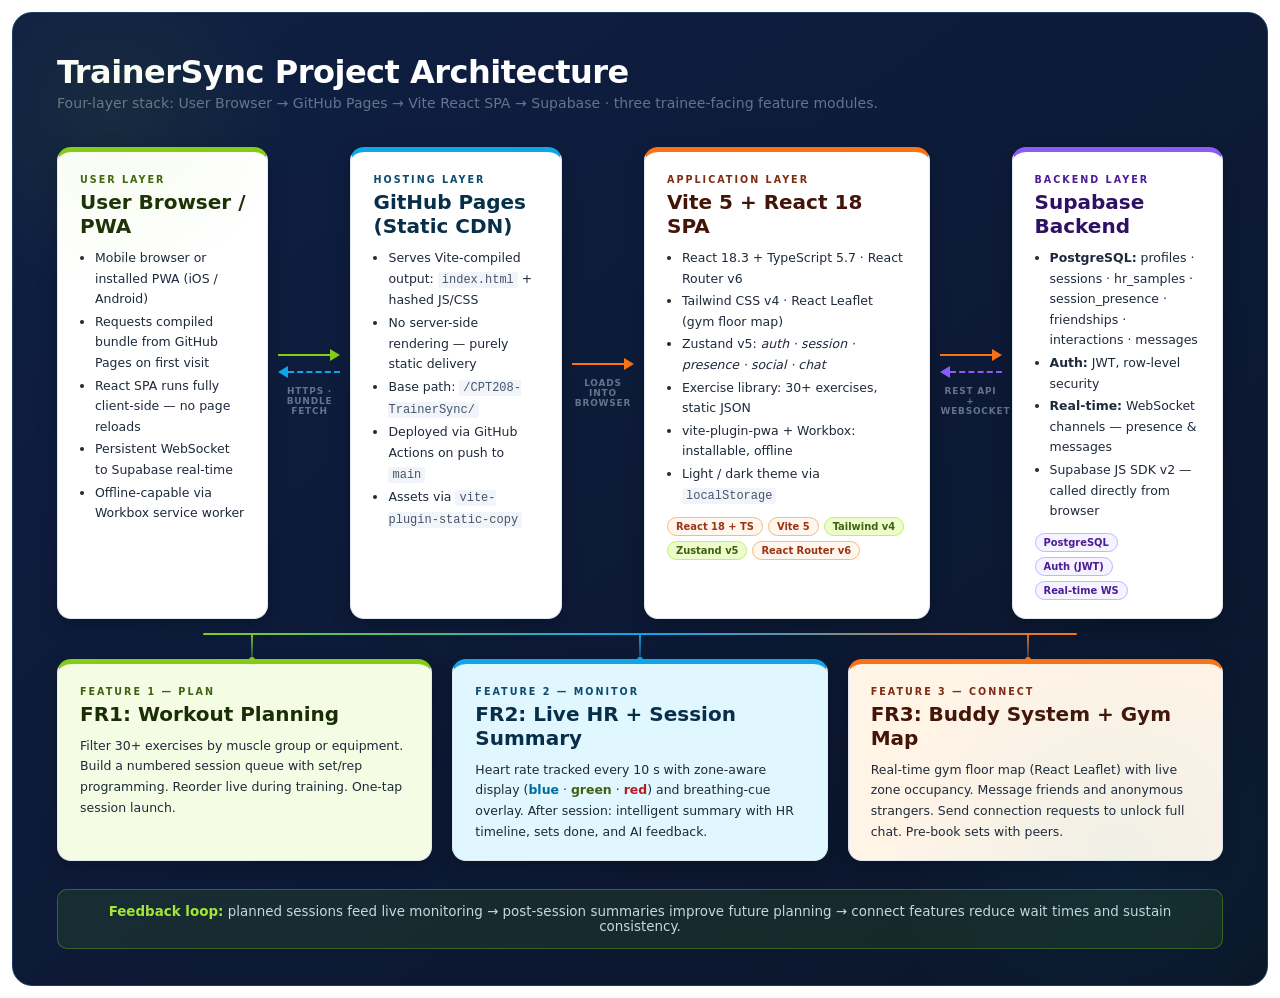
<file: assets/images/architecture/architecture-v3.html>
<!DOCTYPE html>
<html lang="en">
<head>
  <meta charset="UTF-8" />
  <meta name="viewport" content="width=device-width, initial-scale=1.0" />
  <title>TrainerSync Architecture v3</title>
  <style>
    * { box-sizing: border-box; margin: 0; padding: 0; }
    html, body { background: transparent; overflow: hidden; }
    body { font-family: 'Segoe UI', system-ui, sans-serif; padding: 0; }

    .diagram {
      background: linear-gradient(145deg, #0f2044 0%, #0d1a38 50%, #0a1628 100%);
      border: 1px solid #1e3a5f;
      border-radius: 20px;
      padding: 40px 44px 36px;
      position: relative; overflow: hidden;
      margin: 12px;
    }
    .diagram::before {
      content: ''; position: absolute; top: -80px; left: -80px;
      width: 360px; height: 360px;
      background: radial-gradient(circle, rgba(132,204,22,.07) 0%, transparent 70%);
      pointer-events: none;
    }
    .diagram::after {
      content: ''; position: absolute; bottom: -100px; right: -80px;
      width: 460px; height: 460px;
      background: radial-gradient(circle, rgba(14,165,233,.06) 0%, transparent 70%);
      pointer-events: none;
    }
    .diagram-title { font-size: 2rem; font-weight: 900; color: #fff; margin-bottom: 4px; letter-spacing: -.5px; }
    .diagram-subtitle { font-size: .88rem; color: #64748b; margin-bottom: 36px; }

    .arch-row {
      display: grid;
      grid-template-columns: 1fr auto 1fr auto 1.35fr auto 1fr;
      gap: 0 10px;
      align-items: center;
    }
    .arrow-col { display:flex; flex-direction:column; align-items:center; gap:5px; min-width:62px; }
    .arrow-col .arrow-label { font-size:.56rem; font-weight:700; letter-spacing:.8px; text-transform:uppercase; color:#64748b; text-align:center; margin-top:3px; max-width:60px; }
    .a-line { display:flex; align-items:center; width:100%; }
    .a-line.rev { flex-direction:row-reverse; }
    .a-line .seg-solid { flex:1; height:2px; }
    .a-line .seg-dash  { flex:1; height:2px; border-top:2px dashed; }
    .a-tip-r { width:0;height:0; border-top:6px solid transparent; border-bottom:6px solid transparent; }
    .a-tip-l { width:0;height:0; border-top:6px solid transparent; border-bottom:6px solid transparent; }
    .c-green  { background:#84cc16; }
    .c-blue   { background:#0ea5e9; }
    .c-orange { background:#f97316; }
    .c-green-dash  { border-top-color:#84cc16 !important; }
    .c-blue-dash   { border-top-color:#0ea5e9 !important; }
    .c-orange-dash { border-top-color:#f97316 !important; }
    .c-purple-dash { border-top-color:#8b5cf6 !important; }
    .tip-r-green  { border-left:10px solid #84cc16; }
    .tip-r-blue   { border-left:10px solid #0ea5e9; }
    .tip-r-orange { border-left:10px solid #f97316; }
    .tip-l-blue   { border-right:10px solid #0ea5e9; }
    .tip-l-purple { border-right:10px solid #8b5cf6; }

    .card {
      background: #fff; border-radius: 14px;
      padding: 22px 22px 18px; border: 1px solid #e2e8f0;
      box-shadow: 0 6px 20px rgba(0,0,0,.22); align-self: stretch;
    }
    .card .card-layer { font-size:.6rem; font-weight:800; letter-spacing:2px; text-transform:uppercase; margin-bottom:5px; }
    .card h3 { font-size:1.25rem; font-weight:800; color:#0f172a; margin-bottom:10px; line-height:1.2; }
    .card ul { padding-left:15px; }
    .card li { font-size:.78rem; color:#1e293b; line-height:1.65; margin-bottom:2px; }
    .card p  { font-size:.78rem; color:#1e293b; line-height:1.65; }
    code { font-size:.75rem; background:#f1f5f9; padding:1px 4px; border-radius:3px; color:#475569; }

    .card-browser  { border-top:5px solid #84cc16; }
    .card-browser  .card-layer { color:#3f6212; } .card-browser h3 { color:#1a2e05; }
    .card-github   { border-top:5px solid #0ea5e9; }
    .card-github   .card-layer { color:#0c4a6e; } .card-github h3 { color:#082f49; }
    .card-vite     { border-top:5px solid #f97316; }
    .card-vite     .card-layer { color:#7c2d12; } .card-vite h3 { color:#431407; }
    .card-supabase { border-top:5px solid #8b5cf6; }
    .card-supabase .card-layer { color:#4c1d95; } .card-supabase h3 { color:#2e1065; }

    .card-f1 { border-top:5px solid #84cc16; background:#f4fce3; }
    .card-f1 .card-layer { color:#3f6212; } .card-f1 h3 { color:#1a2e05; }
    .card-f2 { border-top:5px solid #0ea5e9; background:#e0f7ff; }
    .card-f2 .card-layer { color:#0c4a6e; } .card-f2 h3 { color:#082f49; }
    .card-f3 { border-top:5px solid #f97316; background:#fff4e6; }
    .card-f3 .card-layer { color:#7c2d12; } .card-f3 h3 { color:#431407; }

    .tech-badges { display:flex; flex-wrap:wrap; gap:5px; margin-top:11px; }
    .badge { font-size:.62rem; font-weight:700; padding:3px 8px; border-radius:20px; }
    .badge-blue   { background:#e0f2fe; color:#0369a1; border:1px solid #7dd3fc; }
    .badge-lime   { background:#ecfccb; color:#3f6212; border:1px solid #bef264; }
    .badge-orange { background:#fff7ed; color:#9a3412; border:1px solid #fdba74; }
    .badge-purple { background:#f5f3ff; color:#4c1d95; border:1px solid #c4b5fd; }

    .connector-section { position:relative; height:40px; }
    .bridge { position:absolute; top:14px; left:calc(100%/8); right:calc(100%/8); height:2px; background:linear-gradient(90deg,#84cc16,#0ea5e9 50%,#f97316); border-radius:2px; }
    .drop { position:absolute; top:14px; width:2px; height:26px; }
    .drop::after { content:''; position:absolute; bottom:-4px; left:50%; transform:translateX(-50%); width:6px; height:6px; border-radius:50%; }
    .drop-1 { left:calc(100%/6); background:linear-gradient(to bottom,#84cc16,#1e3a5f); }
    .drop-1::after { background:#84cc16; }
    .drop-2 { left:50%; transform:translateX(-50%); background:linear-gradient(to bottom,#0ea5e9,#1e3a5f); }
    .drop-2::after { background:#0ea5e9; }
    .drop-3 { right:calc(100%/6); background:linear-gradient(to bottom,#f97316,#1e3a5f); }
    .drop-3::after { background:#f97316; }

    .feat-row { display:grid; grid-template-columns:1fr 1fr 1fr; gap:20px; }
    .hl-g { color:#3f6212; font-weight:700; }
    .hl-b { color:#0369a1; font-weight:700; }
    .hl-r { color:#b91c1c; font-weight:700; }

    .feedback-bar {
      margin-top:28px;
      background:rgba(132,204,22,.10); border:1.5px solid rgba(132,204,22,.35);
      border-radius:10px; padding:14px 22px;
      text-align:center; font-size:.84rem; color:#cbd5e1;
    }
    .feedback-bar strong { color:#a3e635; font-weight:800; }
  </style>
</head>
<body>
  <div class="diagram">
    <div class="diagram-title">TrainerSync Project Architecture</div>
    <div class="diagram-subtitle">
      Four-layer stack: User Browser → GitHub Pages → Vite React SPA → Supabase · three trainee-facing feature modules.
    </div>

    <div class="arch-row">

      <div class="card card-browser">
        <div class="card-layer">User Layer</div>
        <h3>User Browser / PWA</h3>
        <ul>
          <li>Mobile browser or installed PWA (iOS / Android)</li>
          <li>Requests compiled bundle from GitHub Pages on first visit</li>
          <li>React SPA runs fully client-side — no page reloads</li>
          <li>Persistent WebSocket to Supabase real-time</li>
          <li>Offline-capable via Workbox service worker</li>
        </ul>
      </div>

      <div class="arrow-col">
        <div class="a-line"><div class="seg-solid c-green"></div><div class="a-tip-r tip-r-green"></div></div>
        <div class="a-line rev"><div class="seg-dash c-blue-dash"></div><div class="a-tip-l tip-l-blue"></div></div>
        <div class="arrow-label">HTTPS · bundle fetch</div>
      </div>

      <div class="card card-github">
        <div class="card-layer">Hosting Layer</div>
        <h3>GitHub Pages (Static CDN)</h3>
        <ul>
          <li>Serves Vite-compiled output: <code>index.html</code> + hashed JS/CSS</li>
          <li>No server-side rendering — purely static delivery</li>
          <li>Base path: <code>/CPT208-TrainerSync/</code></li>
          <li>Deployed via GitHub Actions on push to <code>main</code></li>
          <li>Assets via <code>vite-plugin-static-copy</code></li>
        </ul>
      </div>

      <div class="arrow-col">
        <div class="a-line"><div class="seg-solid c-orange"></div><div class="a-tip-r tip-r-orange"></div></div>
        <div class="arrow-label">loads into browser</div>
      </div>

      <div class="card card-vite">
        <div class="card-layer">Application Layer</div>
        <h3>Vite 5 + React 18 SPA</h3>
        <ul>
          <li>React 18.3 + TypeScript 5.7 · React Router v6</li>
          <li>Tailwind CSS v4 · React Leaflet (gym floor map)</li>
          <li>Zustand v5: <em>auth · session · presence · social · chat</em></li>
          <li>Exercise library: 30+ exercises, static JSON</li>
          <li>vite-plugin-pwa + Workbox: installable, offline</li>
          <li>Light / dark theme via <code>localStorage</code></li>
        </ul>
        <div class="tech-badges">
          <span class="badge badge-orange">React 18 + TS</span>
          <span class="badge badge-orange">Vite 5</span>
          <span class="badge badge-lime">Tailwind v4</span>
          <span class="badge badge-lime">Zustand v5</span>
          <span class="badge badge-orange">React Router v6</span>
        </div>
      </div>

      <div class="arrow-col">
        <div class="a-line"><div class="seg-solid c-orange"></div><div class="a-tip-r tip-r-orange"></div></div>
        <div class="a-line rev"><div class="seg-dash c-purple-dash"></div><div class="a-tip-l tip-l-purple"></div></div>
        <div class="arrow-label">REST API + WebSocket</div>
      </div>

      <div class="card card-supabase">
        <div class="card-layer">Backend Layer</div>
        <h3>Supabase Backend</h3>
        <ul>
          <li><strong>PostgreSQL:</strong> profiles · sessions · hr_samples · session_presence · friendships · interactions · messages</li>
          <li><strong>Auth:</strong> JWT, row-level security</li>
          <li><strong>Real-time:</strong> WebSocket channels — presence &amp; messages</li>
          <li>Supabase JS SDK v2 — called directly from browser</li>
        </ul>
        <div class="tech-badges">
          <span class="badge badge-purple">PostgreSQL</span>
          <span class="badge badge-purple">Auth (JWT)</span>
          <span class="badge badge-purple">Real-time WS</span>
        </div>
      </div>

    </div>

    <div class="connector-section">
      <div class="bridge"></div>
      <div class="drop drop-1"></div>
      <div class="drop drop-2"></div>
      <div class="drop drop-3"></div>
    </div>

    <div class="feat-row">
      <div class="card card-f1">
        <div class="card-layer">Feature 1 — Plan</div>
        <h3>FR1: Workout Planning</h3>
        <p>Filter 30+ exercises by muscle group or equipment. Build a numbered session queue with set/rep programming. Reorder live during training. One-tap session launch.</p>
      </div>
      <div class="card card-f2">
        <div class="card-layer">Feature 2 — Monitor</div>
        <h3>FR2: Live HR + Session Summary</h3>
        <p>Heart rate tracked every 10 s with zone-aware display (<span class="hl-b">blue</span> · <span class="hl-g">green</span> · <span class="hl-r">red</span>) and breathing-cue overlay. After session: intelligent summary with HR timeline, sets done, and AI feedback.</p>
      </div>
      <div class="card card-f3">
        <div class="card-layer">Feature 3 — Connect</div>
        <h3>FR3: Buddy System + Gym Map</h3>
        <p>Real-time gym floor map (React Leaflet) with live zone occupancy. Message friends and anonymous strangers. Send connection requests to unlock full chat. Pre-book sets with peers.</p>
      </div>
    </div>

    <div class="feedback-bar">
      <strong>Feedback loop:</strong>
      planned sessions feed live monitoring →
      post-session summaries improve future planning →
      connect features reduce wait times and sustain consistency.
    </div>
  </div>
</body>
</html>
</file>
